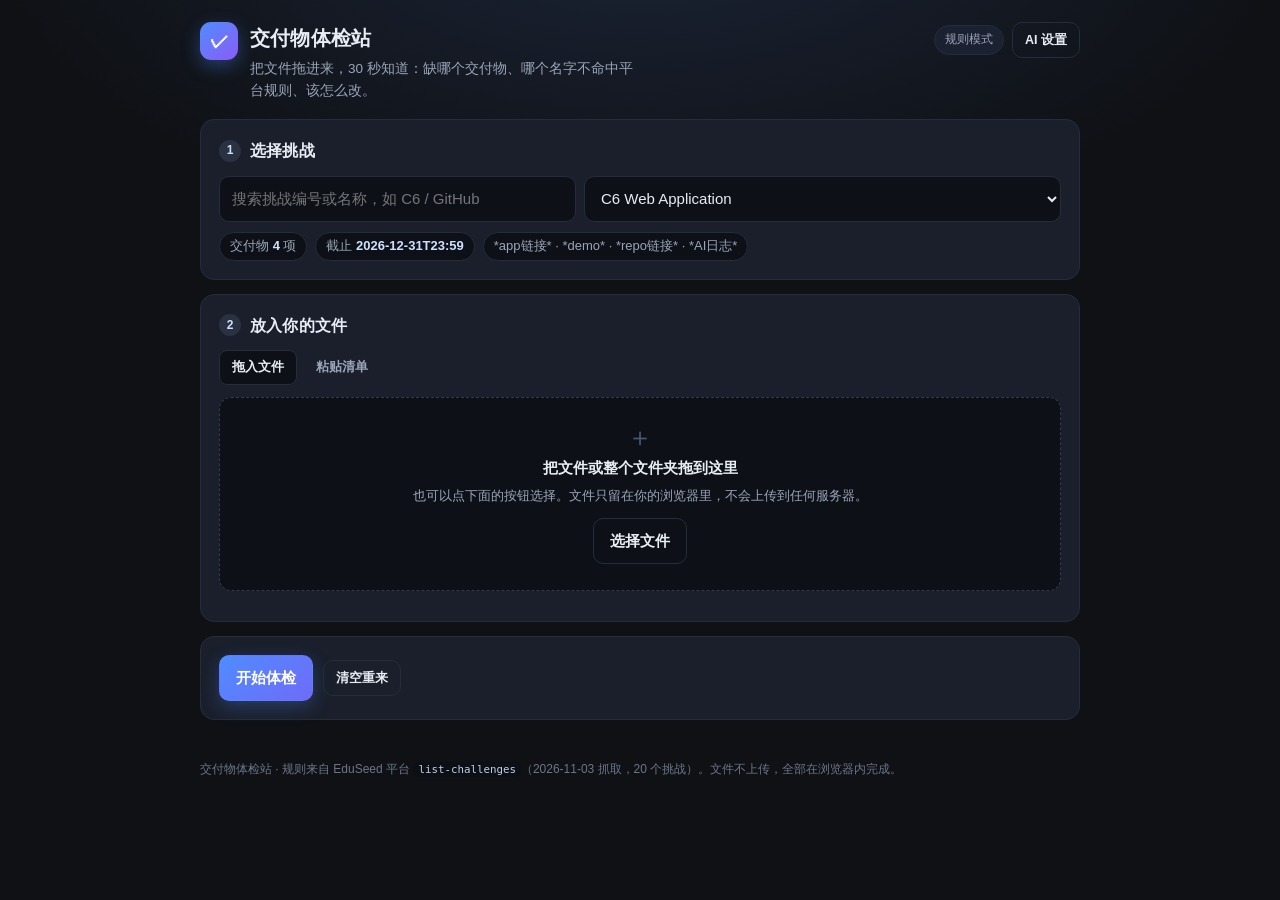
<file: index.html>
<!DOCTYPE html>
<html lang="zh-CN">
<head>
<meta charset="utf-8">
<meta name="viewport" content="width=device-width, initial-scale=1">
<title>交付物体检站 · 30 秒查出缺哪个交付物、哪个名字不命中</title>
<meta name="description" content="把文件拖进来，30 秒知道：缺哪个交付物、哪个文件名不命中 EduSeed 平台规则、该怎么改。">
<link rel="stylesheet" href="assets/styles.css">
</head>
<body>

<header class="top">
  <div class="brand">
    <div class="logo">✓</div>
    <div class="brandtext">
      <h1>交付物体检站</h1>
      <p class="tag">把文件拖进来，30 秒知道：缺哪个交付物、哪个名字不命中平台规则、该怎么改。</p>
    </div>
  </div>
  <div class="topright">
    <span id="modeBadge" class="badge rule">规则模式</span>
    <button id="btnSettings" class="ghost small" type="button">AI 设置</button>
  </div>
</header>

<main>
  <section class="card step">
    <div class="stephead"><span class="num">1</span><h2>选择挑战</h2></div>
    <div class="row">
      <input id="chSearch" type="search" placeholder="搜索挑战编号或名称，如 C6 / GitHub" autocomplete="off">
      <select id="chSelect" aria-label="挑战列表"></select>
    </div>
    <div id="chMeta" class="meta"></div>
  </section>

  <section class="card step">
    <div class="stephead"><span class="num">2</span><h2>放入你的文件</h2></div>
    <div class="tabs" role="tablist">
      <button class="tab on" data-tab="drop" type="button">拖入文件</button>
      <button class="tab" data-tab="paste" type="button">粘贴清单</button>
    </div>

    <div id="pane-drop">
      <div id="drop" class="drop">
        <div class="dropicon">＋</div>
        <p class="droptitle">把文件或整个文件夹拖到这里</p>
        <p class="dropsub">也可以点下面的按钮选择。文件只留在你的浏览器里，不会上传到任何服务器。</p>
        <button id="btnPick" class="ghost" type="button">选择文件</button>
        <input id="fileInput" type="file" multiple hidden>
      </div>
    </div>

    <div id="pane-paste" hidden>
      <textarea id="pasteBox" rows="6" placeholder="每行一个文件名，例如：&#10;贾静文_C6_AI日志.md&#10;贾静文_C6_app链接.md&#10;README.md"></textarea>
      <div class="row end">
        <button id="btnParse" class="ghost small" type="button">加入清单</button>
      </div>
    </div>

    <div id="fileList" class="chips"></div>
  </section>

  <section class="card actions">
    <button id="btnCheck" class="primary" type="button">开始体检</button>
    <button id="btnReset" class="ghost small" type="button">清空重来</button>
    <span id="hint" class="hint"></span>
  </section>

  <section id="result" hidden>
    <div id="verdict" class="card verdict"></div>

    <div class="card">
      <h3>交付物命中情况</h3>
      <div class="tablewrap">
        <table id="tblPatterns">
          <thead><tr><th>平台要求的交付物</th><th>命中文件</th><th>结论</th></tr></thead>
          <tbody></tbody>
        </table>
      </div>
    </div>

    <div class="card">
      <h3>没被用上的文件 <span class="muted" id="unmatchedCount"></span></h3>
      <div id="unmatched" class="unmatched"></div>
    </div>

    <div class="card">
      <div class="cardhead">
        <h3>AI 归因与整改建议</h3>
        <button id="btnAI" class="primary small" type="button">用 AI 分析</button>
      </div>
      <p class="muted small">AI 会读未归因文件的开头内容，判断它到底属于哪个交付物、该改成什么名字、还缺哪些内容。</p>
      <div id="aiOut" class="aiout"></div>
    </div>

    <div class="card">
      <h3>拿走这份报告</h3>
      <div class="row">
        <button id="btnMD" class="ghost small" type="button">下载 Markdown</button>
        <button id="btnCSV" class="ghost small" type="button">下载 CSV</button>
      </div>
    </div>
  </section>
</main>

<footer>
  <p>交付物体检站 · 规则来自 EduSeed 平台 <code>list-challenges</code>（2026-11-03 抓取，20 个挑战）。文件不上传，全部在浏览器内完成。</p>
</footer>

<dialog id="settings">
  <form method="dialog" class="dialogform">
    <h3>AI 设置</h3>
    <p class="muted small">AI 增强需要你自己的模型 Key。Key 只保存在这台设备的浏览器 localStorage 里，直接发给你选择的模型服务商，不经过本站任何服务器。</p>
    <label>服务商
      <select id="cfgProvider">
        <option value="openai">OpenAI 兼容（OpenAI / DeepSeek / 通义 / 智谱…）</option>
        <option value="anthropic">Anthropic Claude</option>
      </select>
    </label>
    <label>接口地址
      <input id="cfgBase" type="text" placeholder="https://api.openai.com/v1">
    </label>
    <label>模型
      <input id="cfgModel" type="text" placeholder="gpt-4o-mini">
    </label>
    <label>API Key
      <input id="cfgKey" type="password" placeholder="sk-...">
    </label>
    <div class="row end">
      <button id="btnSaveCfg" class="primary small" value="save" type="button">保存</button>
      <button id="btnClearCfg" class="ghost small" value="cancel" type="button">清除 Key</button>
      <button class="ghost small" value="close" type="submit">关闭</button>
    </div>
  </form>
</dialog>

<script src="assets/data.js"></script>
<script src="assets/engine.js"></script>
<script src="assets/ai.js"></script>
<script src="assets/app.js"></script>
</body>
</html>
</file>
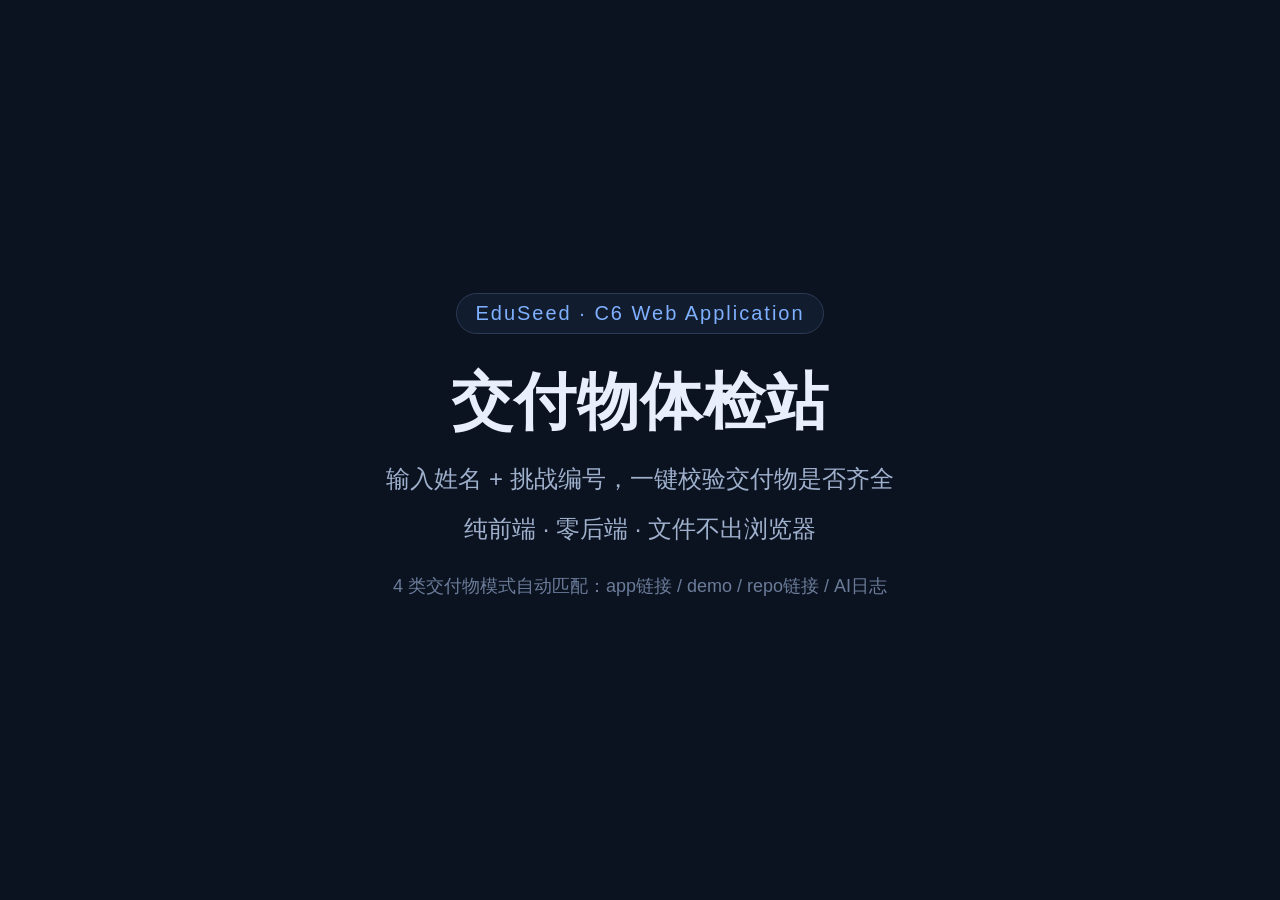
<file: demo/00-card-open.html>
<!doctype html>
<html lang="zh-CN"><head><meta charset="utf-8"><style>
  html,body{margin:0;height:100%;background:#0b1220;}
  body{display:flex;flex-direction:column;justify-content:center;align-items:center;
       font-family:"Microsoft YaHei","Segoe UI",sans-serif;color:#e8eefc;}
  .badge{border:1px solid #2b3a55;background:#111c2e;color:#7fb0ff;border-radius:999px;
         padding:8px 18px;font-size:20px;letter-spacing:2px;}
  h1{font-size:62px;margin:26px 0 10px;font-weight:800;letter-spacing:1px;}
  p{font-size:24px;color:#9fb0cc;margin:6px 0;line-height:1.6;}
  .url{margin-top:30px;font-size:22px;color:#5ee0a0;font-family:Consolas,monospace;}
  .rule{margin-top:18px;font-size:18px;color:#6b7c99;}
</style></head><body>
  <div class="badge">EduSeed · C6 Web Application</div>
  <h1>交付物体检站</h1>
  <p>输入姓名 + 挑战编号，一键校验交付物是否齐全</p><p>纯前端 · 零后端 · 文件不出浏览器</p><p class="rule">4 类交付物模式自动匹配：app链接 / demo / repo链接 / AI日志</p>
</body></html>
</file>
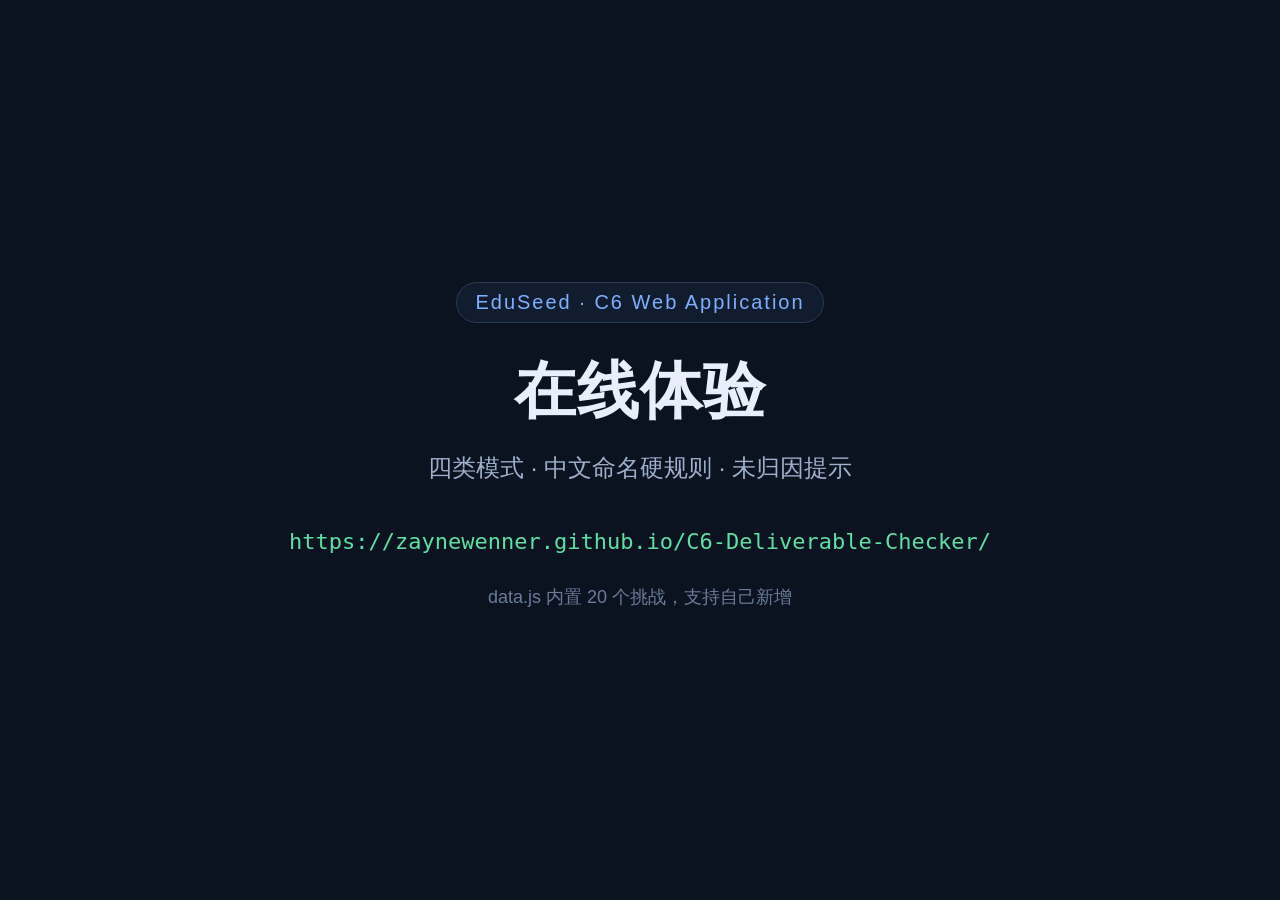
<file: demo/06-card-end.html>
<!doctype html>
<html lang="zh-CN"><head><meta charset="utf-8"><style>
  html,body{margin:0;height:100%;background:#0b1220;}
  body{display:flex;flex-direction:column;justify-content:center;align-items:center;
       font-family:"Microsoft YaHei","Segoe UI",sans-serif;color:#e8eefc;}
  .badge{border:1px solid #2b3a55;background:#111c2e;color:#7fb0ff;border-radius:999px;
         padding:8px 18px;font-size:20px;letter-spacing:2px;}
  h1{font-size:62px;margin:26px 0 10px;font-weight:800;letter-spacing:1px;}
  p{font-size:24px;color:#9fb0cc;margin:6px 0;line-height:1.6;}
  .url{margin-top:30px;font-size:22px;color:#5ee0a0;font-family:Consolas,monospace;}
  .rule{margin-top:18px;font-size:18px;color:#6b7c99;}
</style></head><body>
  <div class="badge">EduSeed · C6 Web Application</div>
  <h1>在线体验</h1>
  <p>四类模式 · 中文命名硬规则 · 未归因提示</p><p class="url">https://zaynewenner.github.io/C6-Deliverable-Checker/</p><p class="rule">data.js 内置 20 个挑战，支持自己新增</p>
</body></html>
</file>
<file: assets/styles.css>
:root{
  --bg:#0f1115; --bg2:#151922; --card:#1a1f2b; --line:#252c3a;
  --txt:#e8ecf3; --mut:#9aa5b8; --acc:#4f8cff; --ok:#35c48a;
  --warn:#f2b13c; --bad:#f16063; --radius:14px;
}
*{box-sizing:border-box}
html,body{margin:0;padding:0}
body{
  background:radial-gradient(1200px 600px at 50% -10%,#1b2436 0%,var(--bg) 55%) no-repeat,var(--bg);
  color:var(--txt); font:15px/1.6 -apple-system,BlinkMacSystemFont,"Segoe UI","PingFang SC","Microsoft YaHei",sans-serif;
  min-height:100vh; -webkit-font-smoothing:antialiased;
}
h1,h2,h3{margin:0;font-weight:650;letter-spacing:.2px}
h1{font-size:20px}
h2{font-size:16px}
h3{font-size:15px;margin-bottom:10px}
p{margin:0}
code{font-family:ui-monospace,SFMono-Regular,Menlo,Consolas,monospace;font-size:.9em;background:#0c0f14;padding:1px 5px;border-radius:5px;color:#bfd0ea}

.top{display:flex;gap:16px;align-items:flex-start;justify-content:space-between;
  padding:22px clamp(14px,4vw,40px) 10px; max-width:960px; margin:0 auto; flex-wrap:wrap}
.brand{display:flex;gap:12px;align-items:flex-start}
.logo{width:38px;height:38px;border-radius:11px;flex:0 0 38px;
  background:linear-gradient(140deg,#4f8cff,#8b5cf6);display:grid;place-items:center;
  font-size:19px;color:#fff;font-weight:700;box-shadow:0 6px 18px rgba(79,140,255,.35)}
.tag{color:var(--mut);font-size:13.5px;margin-top:4px;max-width:52ch}
.topright{display:flex;gap:8px;align-items:center}

main{max-width:960px;margin:0 auto;padding:8px clamp(14px,4vw,40px) 40px;display:flex;flex-direction:column;gap:14px}
.card{background:var(--card);border:1px solid var(--line);border-radius:var(--radius);padding:18px}
.stephead{display:flex;align-items:center;gap:9px;margin-bottom:12px}
.num{width:22px;height:22px;border-radius:50%;background:#2a3242;color:#cfe0ff;
  display:grid;place-items:center;font-size:12px;font-weight:700;flex:0 0 22px}
.row{display:flex;gap:8px;flex-wrap:wrap}
.row.end{justify-content:flex-end;margin-top:8px}

input[type=search],input[type=text],input[type=password],select,textarea{
  background:#0d1117;border:1px solid var(--line);color:var(--txt);
  border-radius:10px;padding:10px 12px;font:inherit;outline:none;min-width:0}
input:focus,select:focus,textarea:focus{border-color:var(--acc);box-shadow:0 0 0 3px rgba(79,140,255,.15)}
#chSearch{flex:1 1 200px}
#chSelect{flex:1 1 320px;cursor:pointer}
textarea{width:100%;resize:vertical;font-family:ui-monospace,Menlo,Consolas,monospace;font-size:13px}
label{display:block;font-size:13px;color:var(--mut);margin:10px 0 0}
label input,label select{width:100%;margin-top:4px}

button{font:inherit;cursor:pointer;border-radius:10px;border:1px solid var(--line);
  background:#202636;color:var(--txt);padding:10px 16px;transition:.15s;font-weight:600}
button:hover{background:#28303f;border-color:#37415a}
button:disabled{opacity:.5;cursor:not-allowed}
.primary{background:linear-gradient(140deg,#4f8cff,#6f6bf8);border-color:transparent;color:#fff;
  box-shadow:0 6px 18px rgba(79,140,255,.28)}
.primary:hover{filter:brightness(1.08);background:linear-gradient(140deg,#4f8cff,#6f6bf8)}
.ghost{background:transparent}
.small{padding:7px 12px;font-size:13px}

.badge{font-size:12px;padding:4px 10px;border-radius:999px;border:1px solid var(--line);color:var(--mut)}
.badge.rule{background:#1b2130}
.badge.ai{background:rgba(53,196,138,.15);border-color:rgba(53,196,138,.4);color:#7de3b6}

.meta{margin-top:10px;font-size:13px;color:var(--mut);display:flex;gap:8px;flex-wrap:wrap}
.pill{background:#0d1117;border:1px solid var(--line);border-radius:999px;padding:3px 10px}
.pill b{color:#cfe0ff;font-weight:600}

.tabs{display:flex;gap:6px;margin-bottom:12px}
.tab{background:transparent;border:1px solid transparent;color:var(--mut);padding:6px 12px;font-size:13px;border-radius:8px}
.tab.on{background:#0d1117;border-color:var(--line);color:var(--txt)}

.drop{border:1.5px dashed #313b4f;border-radius:12px;padding:26px 18px;text-align:center;
  background:#0d1117;transition:.15s}
.drop.hot{border-color:var(--acc);background:rgba(79,140,255,.07)}
.dropicon{font-size:26px;color:#4a5670;line-height:1}
.droptitle{font-weight:650;margin-top:6px}
.dropsub{color:var(--mut);font-size:12.5px;margin:6px 0 12px}

.chips{display:flex;flex-wrap:wrap;gap:6px;margin-top:12px}
.chip{display:inline-flex;align-items:center;gap:6px;background:#0d1117;border:1px solid var(--line);
  border-radius:8px;padding:4px 8px;font-size:12.5px;font-family:ui-monospace,Menlo,Consolas,monospace;color:#c8d3e6}
.chip .x{color:#5b677e;cursor:pointer;font-weight:700}
.chip .x:hover{color:var(--bad)}
.chip.miss{border-color:rgba(241,96,99,.4);background:rgba(241,96,99,.08)}

.actions{align-items:center;display:flex;gap:10px;flex-wrap:wrap}
.hint{color:var(--mut);font-size:13px}

.verdict{display:flex;gap:14px;align-items:flex-start;border-left:4px solid var(--line)}
.verdict.ok{border-left-color:var(--ok)}
.verdict.warn{border-left-color:var(--warn)}
.verdict.bad{border-left-color:var(--bad)}
.vbig{font-size:26px;font-weight:750;line-height:1.2}
.vsub{color:var(--mut);font-size:13.5px;margin-top:4px}

.tablewrap{overflow-x:auto}
table{width:100%;border-collapse:collapse;font-size:13.5px}
th,td{text-align:left;padding:9px 10px;border-bottom:1px solid var(--line);vertical-align:top}
th{color:var(--mut);font-weight:600;font-size:12.5px;text-transform:none}
td.files{font-family:ui-monospace,Menlo,Consolas,monospace;font-size:12.5px;color:#bfd0ea;word-break:break-all}
.tagok{color:var(--ok);font-weight:650}
.tagbad{color:var(--bad);font-weight:650}

.muted{color:var(--mut);font-weight:400}
.small{font-size:12.5px}
.unmatched{display:flex;flex-direction:column;gap:6px}
.ufile{background:#0d1117;border:1px solid var(--line);border-radius:8px;padding:8px 10px;
  font-family:ui-monospace,Menlo,Consolas,monospace;font-size:12.5px;color:#d6c9a8}
.empty{color:var(--mut);font-size:13px}

.cardhead{display:flex;justify-content:space-between;align-items:center;gap:10px;margin-bottom:6px}
.cardhead h3{margin:0}
.aiout{margin-top:10px;display:flex;flex-direction:column;gap:8px}
.aitem{background:#0d1117;border:1px solid var(--line);border-radius:10px;padding:10px 12px}
.aitem .h{display:flex;gap:8px;align-items:center;flex-wrap:wrap;margin-bottom:4px}
.aitem .fname{font-family:ui-monospace,Menlo,Consolas,monospace;font-size:12.5px;color:#d6c9a8}
.aitem .reason{color:#c3cdde;font-size:13px}
.conf{font-size:11.5px;padding:1px 7px;border-radius:999px;background:rgba(79,140,255,.16);color:#9dbcff}
.rename{font-family:ui-monospace,Menlo,Consolas,monospace;font-size:12.5px;color:#7de3b6;margin-top:5px;word-break:break-all}
.err{color:#ffb0b1;font-size:13px;background:rgba(241,96,99,.1);border:1px solid rgba(241,96,99,.3);
  border-radius:10px;padding:9px 12px}

dialog{border:1px solid var(--line);border-radius:var(--radius);background:var(--card);color:var(--txt);
  padding:20px;width:min(460px,92vw)}
dialog::backdrop{background:rgba(0,0,0,.6)}
.dialogform h3{margin-bottom:8px}

footer{max-width:960px;margin:0 auto;padding:0 clamp(14px,4vw,40px) 40px;color:#6b7688;font-size:12px}

@media (max-width:640px){
  h1{font-size:18px}
  .tag{font-size:12.5px}
  .card{padding:14px}
  .top{padding-top:16px}
  .vbig{font-size:22px}
  #chSelect{flex-basis:100%}
  .actions .primary{flex:1 1 100%}
  th,td{padding:8px 6px}
}
</file>
